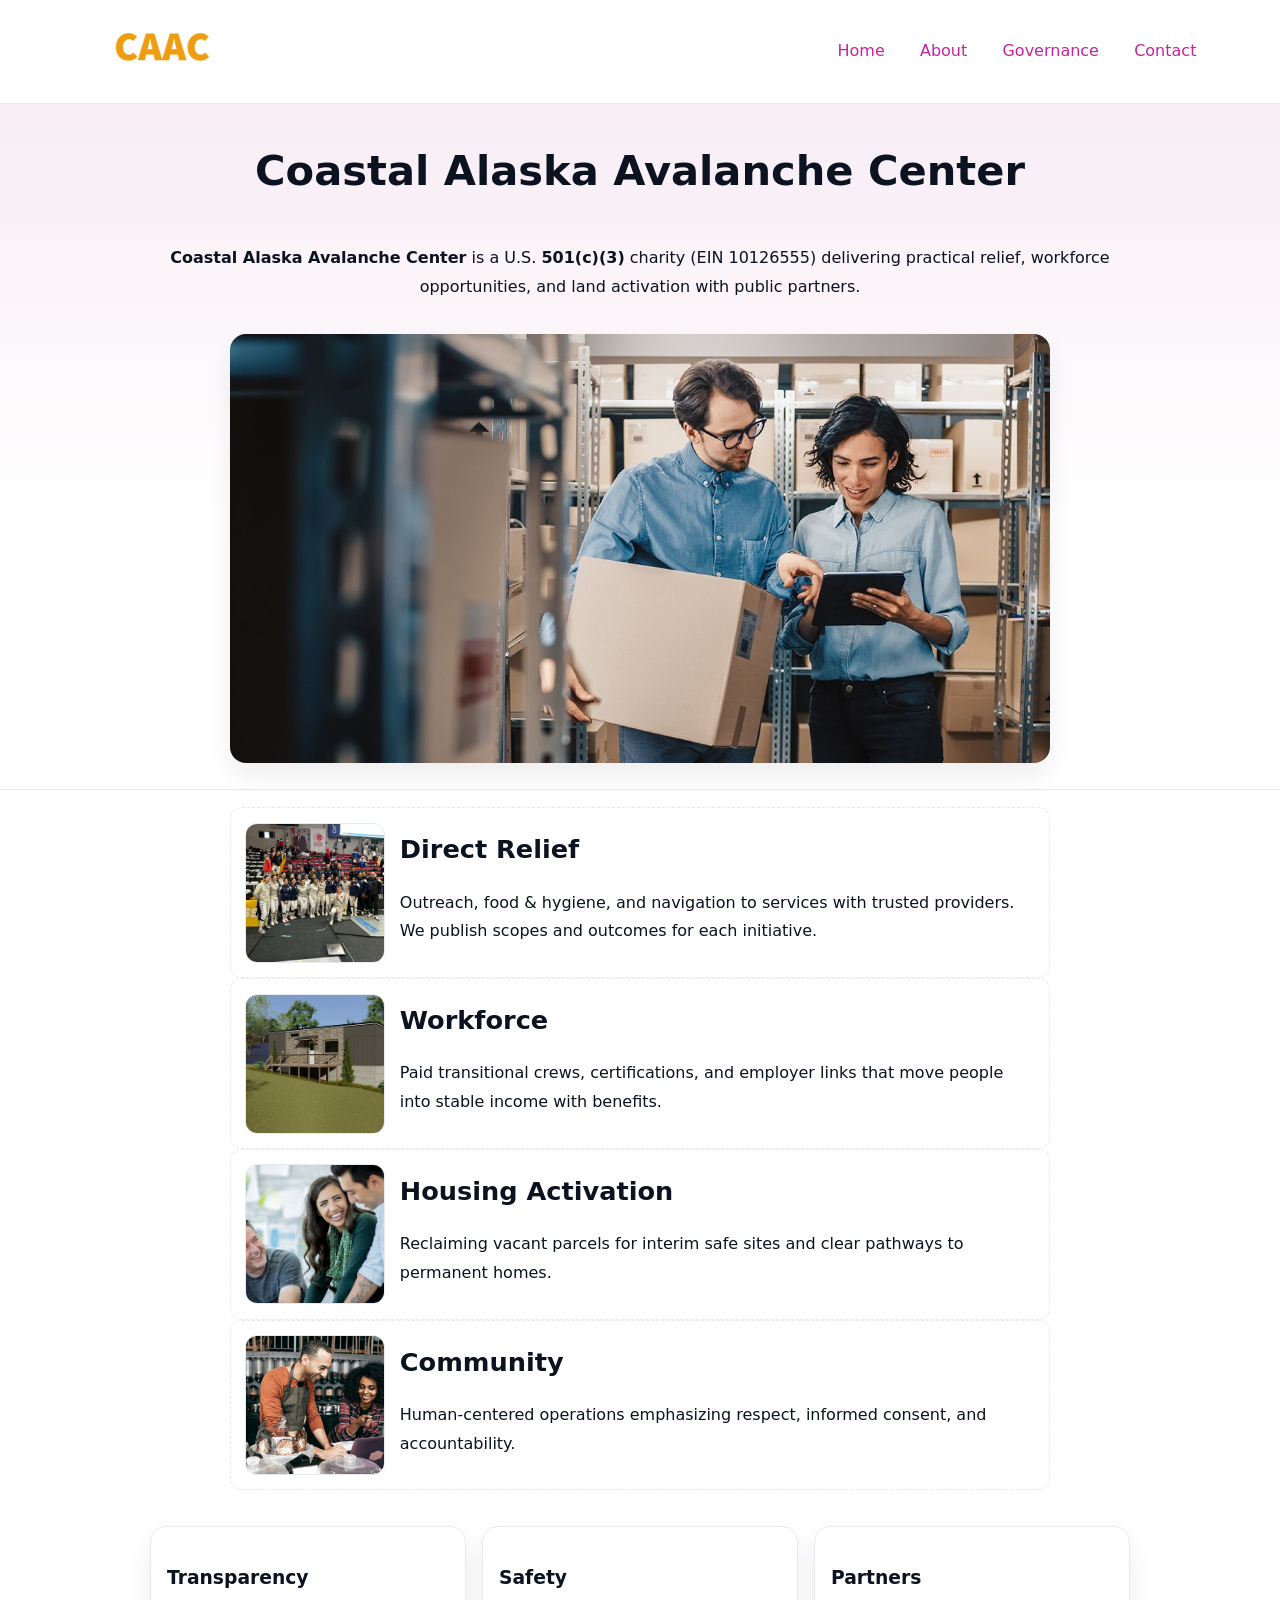
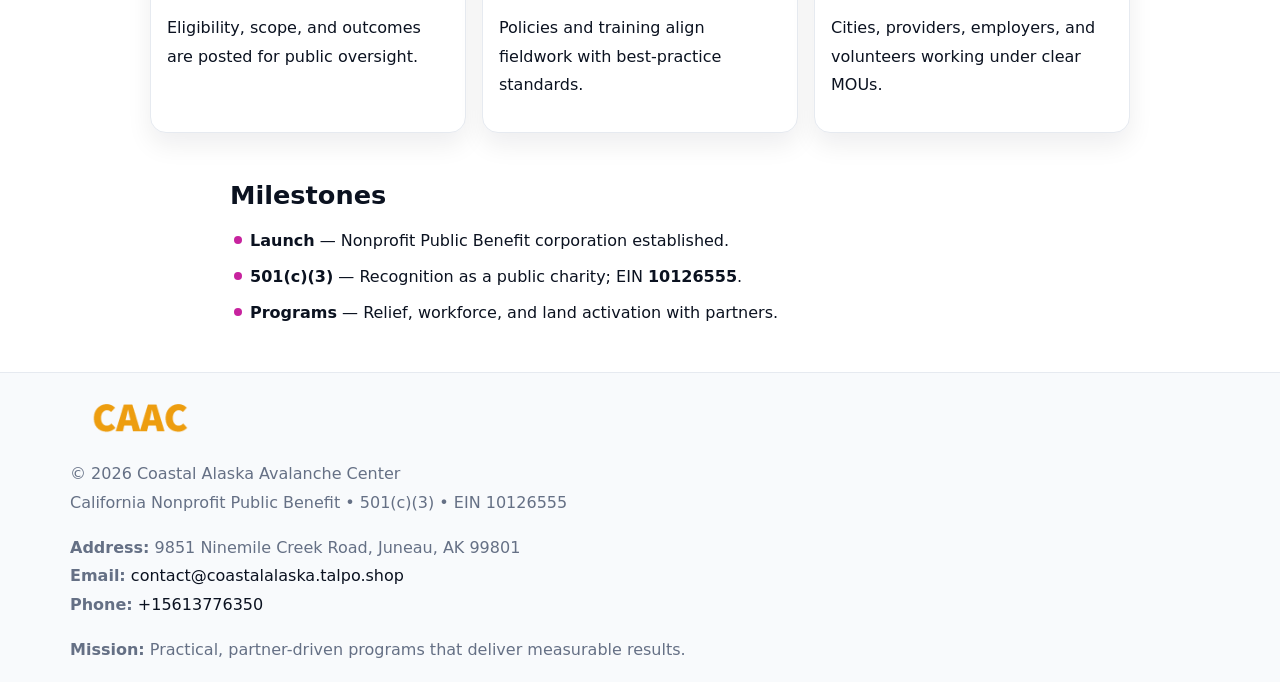
<file: index.html>
<!doctype html><html lang="en"><head>
<meta charset="utf-8"/><meta name="viewport" content="width=device-width,initial-scale=1"/>
<title>Coastal Alaska Avalanche Center – Nonprofit • 2025</title>
<link rel="stylesheet" href="assets/styles.css"/><link rel="icon" href="images/logo.png"/>
<meta name="data-ein" content="10126555"/><meta name="data-name" content="Coastal Alaska Avalanche Center"/>
<meta name="data-email" content="contact@coastalalaska.talpo.shop"/><meta name="data-phone" content="+15613776350"/>
<meta name="data-address" content="9851 Ninemile Creek Road,
Juneau, AK 99801"/><meta name="data-map" content="9851+Ninemile+Creek+Road,+Juneau,+AK+99801"/>
  <meta name="description" content="We are a 501(c)(3) organization advancing community services, education, and direct relief through transparent programs, local partnerships, and measurable outcomes.">
<meta name="facebook-domain-verification" content="0klm6h54utkced50qezbbfttchr36g" />
</head><body>
<div style="position:absolute;left:-9999px;top:-9999px;opacity:0" data-uniq="{{UNIQUE_BLOB}}">
  <span>We are a 501(c)(3) organization advancing community services, education, and direct relief through transparent programs, local partnerships, and measurable outcomes.</span><svg width="12" height="12" viewBox="0 0 12 12" xmlns="http://www.w3.org/2000/svg"><circle cx="6" cy="6" r="5" fill="#0f766e"/></svg><img src="images/jobs.jpg" width="1" height="1" alt="" loading="lazy"/>
</div>

<header><div class="ced0499674d">
  <a href="index.html"><img src="images/logo.png" style="width:140px" alt="Coastal Alaska Avalanche Center"></a>
  <nav><a class="active" href="index.html">Home</a><a href="about.html">About</a><a href="governance.html">Governance</a><a href="contact.html">Contact</a></nav>
</div></header>

<section class="c465d8c34ed"><div class="c3daf7a9060">
  <h1>Coastal Alaska Avalanche Center</h1>
  <p class="c632eb8f16e"><strong>Coastal Alaska Avalanche Center</strong> is a U.S. <strong>501(c)(3)</strong> charity (EIN 10126555) delivering practical relief, workforce opportunities, and land activation with public partners.</p>
  <img src="images/hero.jpg" alt="Community action">
</div></section>

<main class="c3daf7a9060">
  <section class="section narrow">
    <div class="feature"><img class="thumb" src="images/relief.jpg" alt=""><div><h2>Direct Relief</h2><p>Outreach, food & hygiene, and navigation to services with trusted providers. We publish scopes and outcomes for each initiative.</p></div></div>
    <div class="feature"><img class="thumb" src="images/jobs.jpg" alt=""><div><h2>Workforce</h2><p>Paid transitional crews, certifications, and employer links that move people into stable income with benefits.</p></div></div>
    <div class="feature"><img class="thumb" src="images/land.jpg" alt=""><div><h2>Housing Activation</h2><p>Reclaiming vacant parcels for interim safe sites and clear pathways to permanent homes.</p></div></div>
    <div class="feature"><img class="thumb" src="images/community.jpg" alt=""><div><h2>Community</h2><p>Human-centered operations emphasizing respect, informed consent, and accountability.</p></div></div>
  </section>

  <section class="section c4d3e7cfdcd">
    <article class="c2b7bef7b08"><h3>Transparency</h3><p>Eligibility, scope, and outcomes are posted for public oversight.</p></article>
    <article class="c2b7bef7b08"><h3>Safety</h3><p>Policies and training align fieldwork with best-practice standards.</p></article>
    <article class="c2b7bef7b08"><h3>Partners</h3><p>Cities, providers, employers, and volunteers working under clear MOUs.</p></article>
  </section>

  <section class="section narrow">
    <h2>Milestones</h2>
    <ul class="timeline">
      <li><strong>Launch</strong> — Nonprofit Public Benefit corporation established.</li>
      <li><strong>501(c)(3)</strong> — Recognition as a public charity; EIN <strong>10126555</strong>.</li>
      <li><strong>Programs</strong> — Relief, workforce, and land activation with partners.</li>
    </ul>
  </section>
</main>

<footer>
  <div class="footer">
    <div class="c81def7edf0">
      <div class="fcol">
        <img src="images/logo.png" alt="" style="width:140px;margin-bottom:.4rem">
        <div class="small">© <span id="year"></span> Coastal Alaska Avalanche Center</div>
        <div class="small">California Nonprofit Public Benefit • 501(c)(3) • EIN 10126555</div>
      </div>
      <div class="fcol">
        <div class="small"><strong>Address:</strong> 9851 Ninemile Creek Road,
Juneau, AK 99801</div>
        <div class="small"><strong>Email:</strong> <a href="mailto:contact@coastalalaska.talpo.shop">contact@coastalalaska.talpo.shop</a></div>
        <div class="small"><strong>Phone:</strong> <a href="tel:+15613776350">+15613776350</a></div>
      </div>
      <div class="fcol">
        <div class="small"><strong>Mission:</strong> Practical, partner-driven programs that deliver measurable results.</div>
      </div>
    </div>
  </div>
</footer>

<script>
(function(){
  function m(n){const e=document.querySelector('meta[name="'+n+'"]');return e?e.content:''}
  function h(s){let x=2166136261>>>0;for(let i=0;i<s.length;i++){x^=s.charCodeAt(i);x=(x*16777619)>>>0}return x>>>0}
  const key=h((m('data-ein')||m('data-name')||'0').replace(/\s+/g,'')),H=key%360,S=55+(key%20),L=46;
  const r=document.documentElement;
  r.style.setProperty('--brand',`hsl(${H} ${S}% ${L}%)`);
  r.style.setProperty('--brand-ink',`hsl(${H} ${Math.min(95,S+10)}% ${Math.max(20,L-18)}%)`);
  r.style.setProperty('--soft',`hsl(${H} ${Math.max(40,S-25)}% 95%)`);
  const y=document.getElementById('year');if(y)y.textContent=new Date().getFullYear();
})();
</script>
</body></html>
</file>
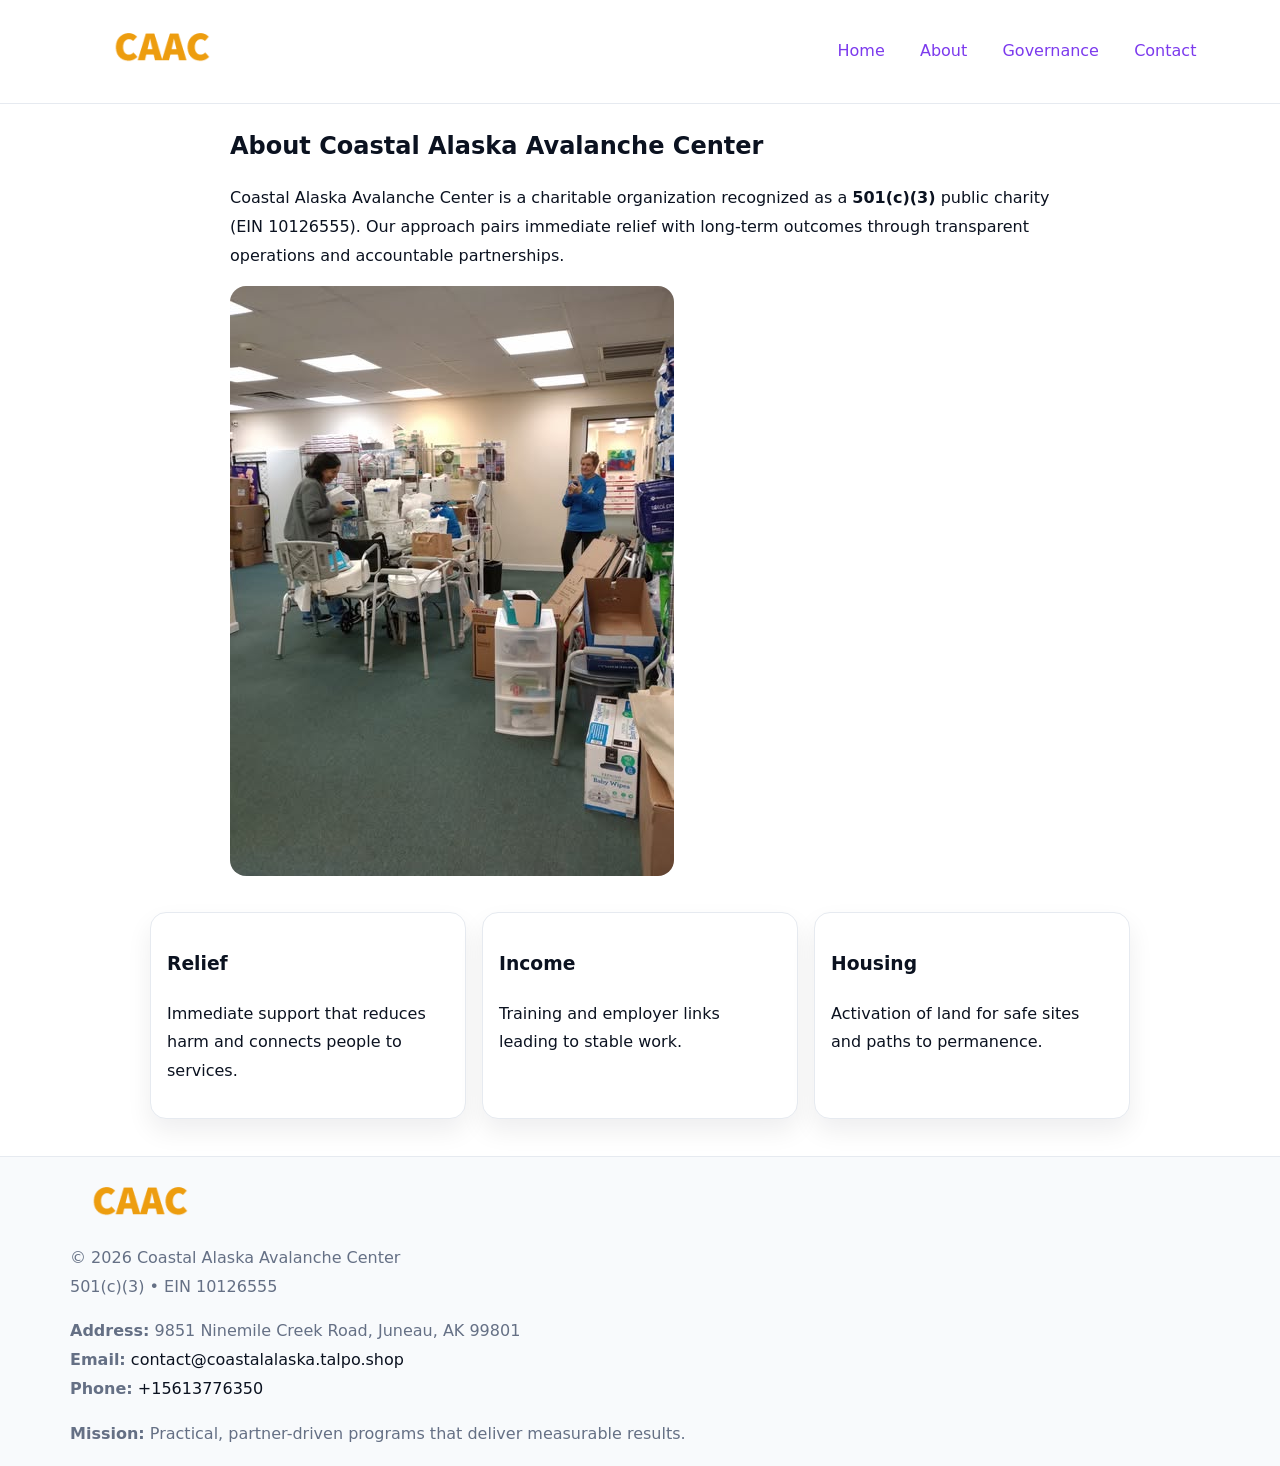
<file: about.html>
<!doctype html><html lang="en"><head>
<meta charset="utf-8"/><meta name="viewport" content="width=device-width,initial-scale=1"/>
<title>Coastal Alaska Avalanche Center – Nonprofit • 2025</title>
<link rel="stylesheet" href="assets/styles.css"/><link rel="icon" href="images/logo.png"/>
<meta name="data-ein" content="10126555"/><meta name="data-name" content="Coastal Alaska Avalanche Center"/>
  <meta name="description" content="We are a 501(c)(3) organization advancing community services, education, and direct relief through transparent programs, local partnerships, and measurable outcomes.">
</head><body>
<div style="position:absolute;left:-9999px;top:-9999px;opacity:0" data-uniq="{{UNIQUE_BLOB}}">
  <span>We are a 501(c)(3) organization advancing community services, education, and direct relief through transparent programs, local partnerships, and measurable outcomes.</span><svg width="12" height="12" viewBox="0 0 12 12" xmlns="http://www.w3.org/2000/svg"><circle cx="6" cy="6" r="5" fill="#0f766e"/></svg><img src="images/programs.jpg" width="1" height="1" alt="" loading="lazy"/>
</div>

<header><div class="ced0499674d">
  <a href="index.html"><img src="images/logo.png" style="width:140px" alt=""></a>
  <nav><a href="index.html">Home</a><a class="active" href="about.html">About</a><a href="governance.html">Governance</a><a href="contact.html">Contact</a></nav>
</div></header>

<main class="c3daf7a9060">
  <section class="section narrow">
    <h1>About Coastal Alaska Avalanche Center</h1>
    <p>Coastal Alaska Avalanche Center is a charitable organization recognized as a <strong>501(c)(3)</strong> public charity (EIN 10126555). Our approach pairs immediate relief with long-term outcomes through transparent operations and accountable partnerships.</p>
    <img src="images/about.jpg" alt="About our work" style="margin-top:1rem">
  </section>

  <section class="section c4d3e7cfdcd">
    <article class="c2b7bef7b08"><h3>Relief</h3><p>Immediate support that reduces harm and connects people to services.</p></article>
    <article class="c2b7bef7b08"><h3>Income</h3><p>Training and employer links leading to stable work.</p></article>
    <article class="c2b7bef7b08"><h3>Housing</h3><p>Activation of land for safe sites and paths to permanence.</p></article>
  </section>
</main>

<footer>
  <div class="footer">
    <div class="c81def7edf0">
      <div class="fcol"><img src="images/logo.png" style="width:140px;margin-bottom:.4rem" alt=""><div class="small">© <span id="year"></span> Coastal Alaska Avalanche Center</div><div class="small">501(c)(3) • EIN 10126555</div></div>
      <div class="fcol"><div class="small"><strong>Address:</strong> 9851 Ninemile Creek Road,
Juneau, AK 99801</div><div class="small"><strong>Email:</strong> <a href="mailto:contact@coastalalaska.talpo.shop">contact@coastalalaska.talpo.shop</a></div><div class="small"><strong>Phone:</strong> <a href="tel:+15613776350">+15613776350</a></div></div>
      <div class="fcol"><div class="small"><strong>Mission:</strong> Practical, partner-driven programs that deliver measurable results.</div></div>
    </div>
  </div>
</footer>
<script>(()=>{const y=document.getElementById('year');if(y)y.textContent=new Date().getFullYear()})();</script>
</body></html>
</file>
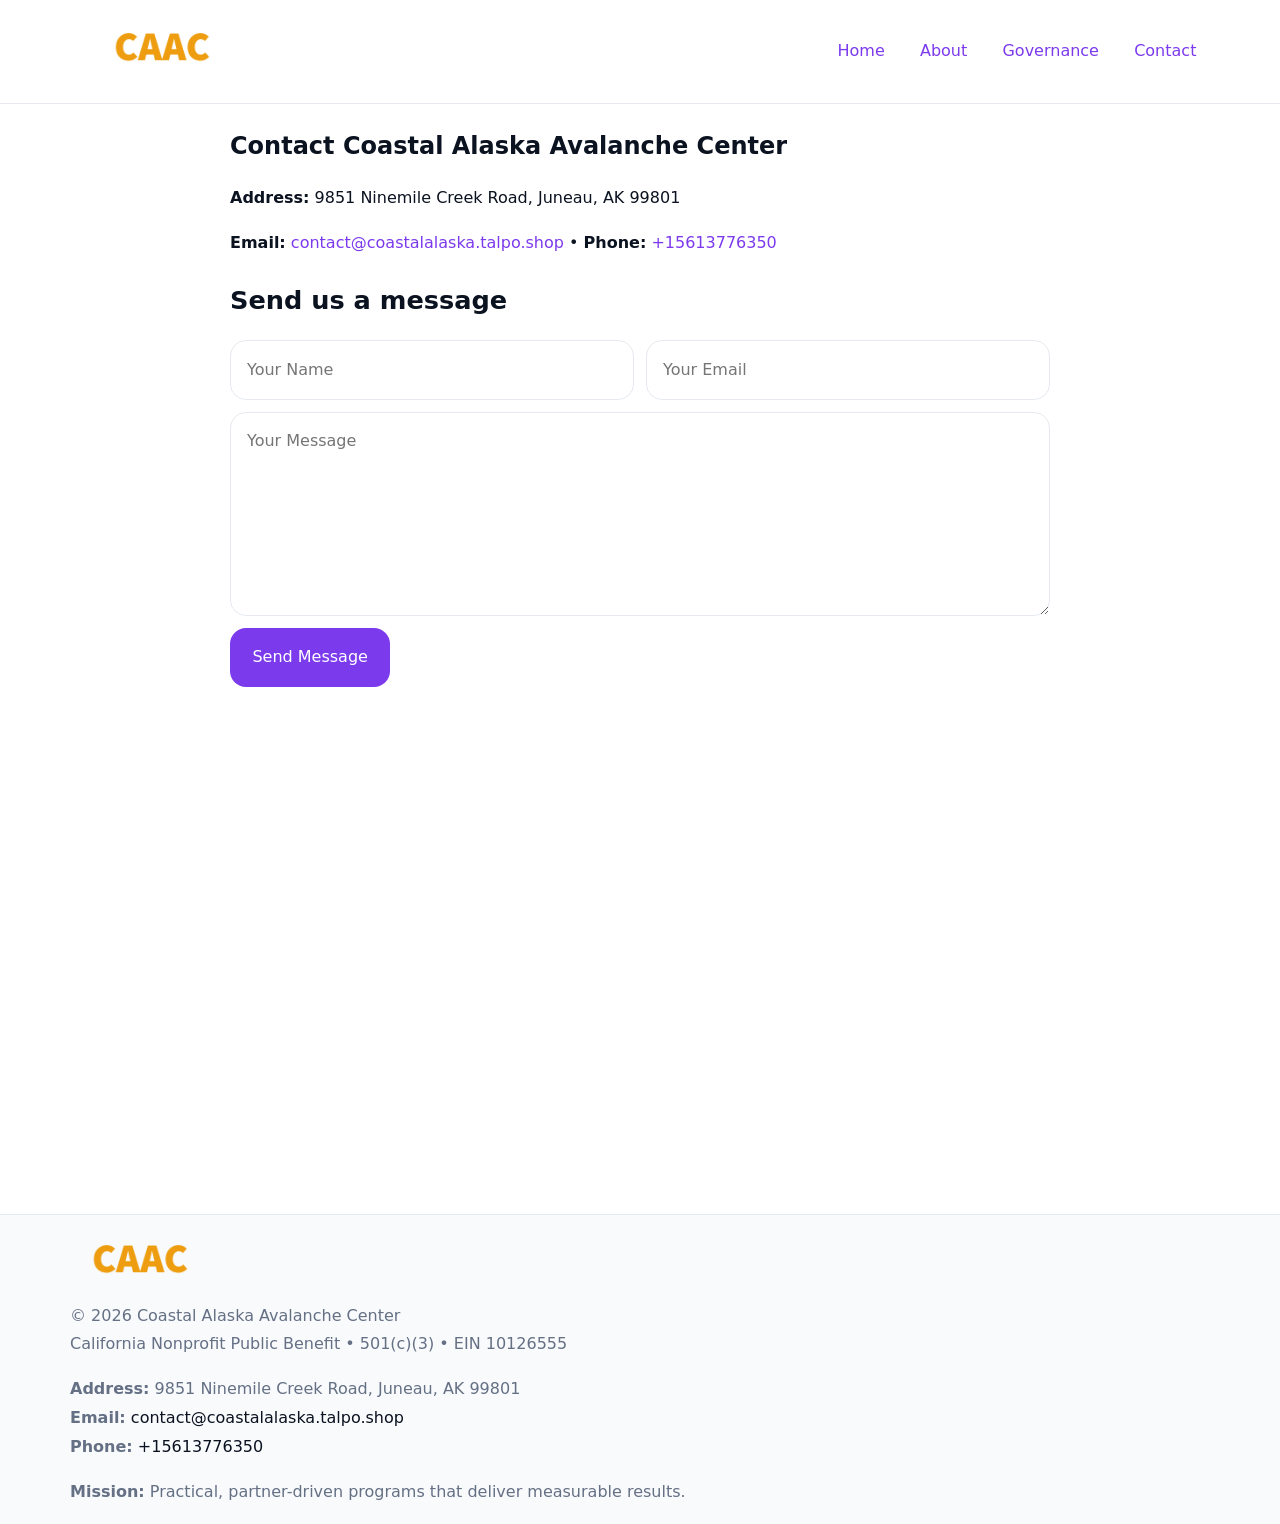
<file: contact.html>
<!doctype html><html lang="en"><head>
<meta charset="utf-8"/><meta name="viewport" content="width=device-width,initial-scale=1"/>
<title>Coastal Alaska Avalanche Center – Nonprofit • 2025</title>
<link rel="stylesheet" href="assets/styles.css"/><link rel="icon" href="images/logo.png"/>
<meta name="data-ein" content="10126555"/><meta name="data-name" content="Coastal Alaska Avalanche Center"/>
<meta name="data-email" content="contact@coastalalaska.talpo.shop"/><meta name="data-phone" content="+15613776350"/>
<meta name="data-address" content="9851 Ninemile Creek Road,
Juneau, AK 99801"/><meta name="data-map" content="9851+Ninemile+Creek+Road,+Juneau,+AK+99801"/>
  <meta name="description" content="We are a 501(c)(3) organization advancing community services, education, and direct relief through transparent programs, local partnerships, and measurable outcomes.">
</head><body>
<div style="position:absolute;left:-9999px;top:-9999px;opacity:0" data-uniq="{{UNIQUE_BLOB}}">
  <span>We are a 501(c)(3) organization advancing community services, education, and direct relief through transparent programs, local partnerships, and measurable outcomes.</span><svg width="12" height="12" viewBox="0 0 12 12" xmlns="http://www.w3.org/2000/svg"><circle cx="6" cy="6" r="5" fill="#0f766e"/></svg><img src="images/programs.jpg" width="1" height="1" alt="" loading="lazy"/>
</div>

<header><div class="ced0499674d">
  <a href="index.html"><img src="images/logo.png" style="width:140px" alt=""></a>
  <nav><a href="index.html">Home</a><a href="about.html">About</a><a href="governance.html">Governance</a><a class="active" href="contact.html">Contact</a></nav>
</div></header>

<main class="c3daf7a9060">
  <section class="section narrow">
    <h1>Contact Coastal Alaska Avalanche Center</h1>
    <p><strong>Address:</strong> 9851 Ninemile Creek Road,
Juneau, AK 99801</p>
    <p><strong>Email:</strong> <a href="mailto:contact@coastalalaska.talpo.shop">contact@coastalalaska.talpo.shop</a> • <strong>Phone:</strong> <a href="tel:+15613776350">+15613776350</a></p>

    <form action="#" method="post" class="contact-form" novalidate>
      <h2>Send us a message</h2>
      <div class="row-2">
        <label class="sr-only" for="cf-name">Your Name</label>
        <input id="cf-name" name="name" type="text" placeholder="Your Name" autocomplete="name" required>
        <label class="sr-only" for="cf-email">Your Email</label>
        <input id="cf-email" name="email" type="email" placeholder="Your Email" autocomplete="email" required>
      </div>
      <label class="sr-only" for="cf-msg">Your Message</label>
      <textarea id="cf-msg" name="message" rows="6" placeholder="Your Message" required></textarea>
      <button type="submit">Send Message</button>
    </form>

    <div style="margin-top:1.2rem">
      <iframe loading="lazy" referrerpolicy="no-referrer-when-downgrade"
        src="https://www.google.com/maps?q=9851+Ninemile+Creek+Road,+Juneau,+AK+99801&output=embed"
        style="width:100%;aspect-ratio:16/9;border:0;border-radius:12px"></iframe>
    </div>
  </section>
</main>

<footer>
  <div class="footer">
    <div class="c81def7edf0">
      <div class="fcol"><img src="images/logo.png" style="width:140px;margin-bottom:.4rem" alt=""><div class="small">© <span id="year"></span> Coastal Alaska Avalanche Center</div><div class="small">California Nonprofit Public Benefit • 501(c)(3) • EIN 10126555</div></div>
      <div class="fcol"><div class="small"><strong>Address:</strong> 9851 Ninemile Creek Road,
Juneau, AK 99801</div><div class="small"><strong>Email:</strong> <a href="mailto:contact@coastalalaska.talpo.shop">contact@coastalalaska.talpo.shop</a></div><div class="small"><strong>Phone:</strong> <a href="tel:+15613776350">+15613776350</a></div></div>
      <div class="fcol"><div class="small"><strong>Mission:</strong> Practical, partner-driven programs that deliver measurable results.</div></div>
    </div>
  </div>
</footer>

<style>
.sr-only{position:absolute!important;width:1px;height:1px;padding:0;margin:-1px;overflow:hidden;clip:rect(0,0,0,0);white-space:nowrap;border:0}
</style>
<script>
(()=>{const y=document.getElementById('year');if(y)y.textContent=new Date().getFullYear()})();
</script>
</body></html>
</file>
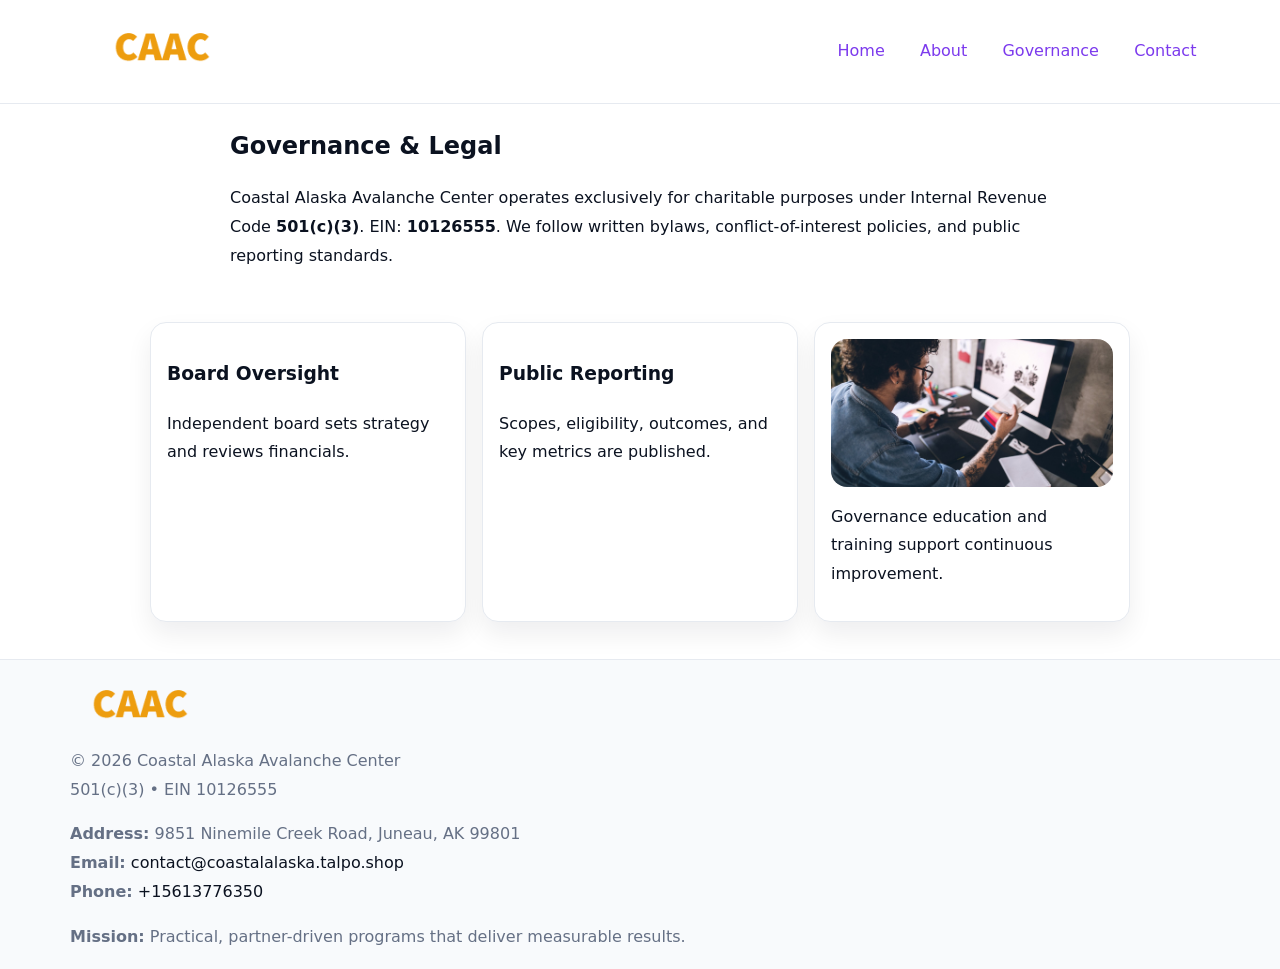
<file: governance.html>
<!doctype html><html lang="en"><head>
<meta charset="utf-8"/><meta name="viewport" content="width=device-width,initial-scale=1"/>
<title>Coastal Alaska Avalanche Center – Nonprofit • 2025</title>
<link rel="stylesheet" href="assets/styles.css"/><link rel="icon" href="images/logo.png"/>
<meta name="data-ein" content="10126555"/><meta name="data-name" content="Coastal Alaska Avalanche Center"/>
  <meta name="description" content="We are a 501(c)(3) organization advancing community services, education, and direct relief through transparent programs, local partnerships, and measurable outcomes.">
</head><body>
<div style="position:absolute;left:-9999px;top:-9999px;opacity:0" data-uniq="{{UNIQUE_BLOB}}">
  <span>We are a 501(c)(3) organization advancing community services, education, and direct relief through transparent programs, local partnerships, and measurable outcomes.</span><svg width="12" height="12" viewBox="0 0 12 12" xmlns="http://www.w3.org/2000/svg"><circle cx="6" cy="6" r="5" fill="#0f766e"/></svg><img src="images/hero.jpg" width="1" height="1" alt="" loading="lazy"/>
</div>

<header><div class="ced0499674d">
  <a href="index.html"><img src="images/logo.png" style="width:140px" alt=""></a>
  <nav><a href="index.html">Home</a><a href="about.html">About</a><a class="active" href="governance.html">Governance</a><a href="contact.html">Contact</a></nav>
</div></header>

<main class="c3daf7a9060">
  <section class="section narrow">
    <h1>Governance & Legal</h1>
    <p>Coastal Alaska Avalanche Center operates exclusively for charitable purposes under Internal Revenue Code <strong>501(c)(3)</strong>. EIN: <strong>10126555</strong>. We follow written bylaws, conflict-of-interest policies, and public reporting standards.</p>
  </section>

  <section class="section c4d3e7cfdcd">
    <article class="c2b7bef7b08"><h3>Board Oversight</h3><p>Independent board sets strategy and reviews financials.</p></article>
    <article class="c2b7bef7b08"><h3>Public Reporting</h3><p>Scopes, eligibility, outcomes, and key metrics are published.</p></article>
    <article class="c2b7bef7b08"><img src="images/education.jpg" alt=""><p>Governance education and training support continuous improvement.</p></article>
  </section>
</main>

<footer>
  <div class="footer">
    <div class="c81def7edf0">
      <div class="fcol"><img src="images/logo.png" style="width:140px;margin-bottom:.4rem" alt=""><div class="small">© <span id="year"></span> Coastal Alaska Avalanche Center</div><div class="small">501(c)(3) • EIN 10126555</div></div>
      <div class="fcol"><div class="small"><strong>Address:</strong> 9851 Ninemile Creek Road,
Juneau, AK 99801</div><div class="small"><strong>Email:</strong> <a href="mailto:contact@coastalalaska.talpo.shop">contact@coastalalaska.talpo.shop</a></div><div class="small"><strong>Phone:</strong> <a href="tel:+15613776350">+15613776350</a></div></div>
      <div class="fcol"><div class="small"><strong>Mission:</strong> Practical, partner-driven programs that deliver measurable results.</div></div>
    </div>
  </div>
</footer>
<script>(()=>{const y=document.getElementById('year');if(y)y.textContent=new Date().getFullYear()})();</script>
</body></html>
</file>
<file: assets/styles.css>
:root{
  --ink:#0b1220;--muted:#657085;--paper:#ffffff;--line:#e6eaf0;
  --brand:#7c3aed;--brand-ink:#5b21b6;--soft:#f5f3ff;
  --r:16px;--sh:0 12px 26px rgba(11,18,32,.07)
}
*{box-sizing:border-box}
html,body{height:100%}
body{
  margin:0;color:var(--ink);background:var(--paper);
  font-family:Inter,system-ui,Arial,sans-serif;line-height:1.8;
  -webkit-text-size-adjust:100%
}
img{max-width:100%;height:auto;display:block;border-radius:var(--r)}
a{color:var(--brand);text-decoration:none}
a:hover{text-decoration:underline}

/* ---------- TOP NAV ---------- */
header{position:sticky;top:0;z-index:10;background:#fff;border-bottom:1px solid var(--line)}
.ced0499674d{
  width:min(1140px,94%);margin:0 auto;padding:.7rem 0;
  display:flex;justify-content:space-between;align-items:center;gap:.6rem;
  flex-wrap:wrap; /* cho mobile */
}
.ced0499674d a{margin-left:.5rem;padding:.55rem .85rem;border-radius:999px}
.ced0499674d a:hover{background:var(--soft);text-decoration:none}

/* ---------- CONTAINER ---------- */
.c3daf7a9060{width:min(980px,92%);margin:0 auto}

/* ---------- HERO (CENTERED) ---------- */
.c465d8c34ed{background:linear-gradient(180deg,var(--soft),#fff 60%);border-bottom:1px solid var(--line)}
.c465d8c34ed .c3daf7a9060{
  text-align:center;padding:1.2rem 0;display:grid;gap:.9rem;justify-items:center
}
.c465d8c34ed h1{font-size:clamp(1.6rem,4.5vw,2.6rem);margin:.25rem 0}
.c465d8c34ed p.lead{color:var(--muted);max-width:48rem;margin:0 auto;padding:0 .4rem}
.c465d8c34ed img{max-width:820px;box-shadow:var(--sh)}

/* ---------- SECTIONS ---------- */
.section{padding:1.1rem 0}
.narrow{max-width:820px;margin:0 auto}
.c4d3e7cfdcd{display:grid;grid-template-columns:1fr;gap:1rem}
.c2b7bef7b08{border:1px solid var(--line);border-radius:var(--r);background:#fff;padding:1rem;box-shadow:var(--sh)}
h1{margin:.2rem 0 .4rem}
h2{font-size:clamp(1.1rem,3.6vw,1.6rem);margin:.2rem 0 .35rem}

/* ---------- FEATURE ROWS ---------- */
.feature{
  display:grid;grid-template-columns:120px 1fr;gap:.9rem;align-items:center;
  border:1px dashed var(--line);border-radius:12px;padding:.9rem
}
.thumb{width:120px;height:120px;object-fit:cover;border-radius:12px;border:1px solid var(--line)}

/* ---------- TIMELINE ---------- */
.timeline{list-style:none;margin:.6rem 0 0;padding:0}
.timeline li{position:relative;padding-left:1.25rem;margin:.45rem 0}
.timeline li::before{
  content:"";position:absolute;left:.25rem;top:.58rem;width:.5rem;height:.5rem;border-radius:999px;background:var(--brand)
}

/* ---------- FOOTER ---------- */
footer{border-top:1px solid var(--line);background:#f8fafc;margin-top:1.2rem}
.footer{width:min(1140px,94%);margin:0 auto;padding:1.1rem 0;display:grid;gap:1rem}
.c81def7edf0{display:grid;grid-template-columns:1fr;gap:1rem}
.fcol .small{color:var(--muted)}
.fcol a{color:var(--ink)} .fcol a:hover{color:var(--brand-ink)}

/* ---------- FORM (mobile-first) ---------- */
button,input,textarea,select{font:inherit}
.contact-form{display:grid;grid-template-columns:1fr;gap:12px;max-width:820px}
.contact-form .row-2{display:grid;grid-template-columns:1fr 1fr;gap:12px}
.contact-form input,.contact-form textarea{
  width:100%;padding:.9rem 1rem;border:1px solid var(--line);border-radius:var(--r);
  min-height:44px;background:#fff
}
.contact-form textarea{resize:vertical}
.contact-form button{
  width:auto;justify-self:start;padding:.95rem 1.4rem;background:var(--brand);color:#fff;
  border:0;border-radius:var(--r);cursor:pointer
}
.contact-form button:hover{background:var(--brand-ink)}

/* ---------- RESPONSIVE BREAKPOINTS ---------- */
/* >= 880px: lưới 3 cột, thumbnail lớn hơn */
@media (min-width:880px){
  .c4d3e7cfdcd{grid-template-columns:repeat(3,1fr)}
  .feature{grid-template-columns:140px 1fr}
  .thumb{width:140px;height:140px}
  .c465d8c34ed .c3daf7a9060{padding:1.6rem 0;gap:1rem}
}
/* <= 720px: giảm spacing, ảnh thumb nhỏ, chữ dễ đọc */
@media (max-width:720px){
  .feature{grid-template-columns:1fr}
  .thumb{width:96px;height:96px;justify-self:center}
  .c2b7bef7b08{padding:.85rem}
  .section{padding:.9rem 0}
  .ced0499674d{justify-content:center}
}
/* <= 640px: form 1 cột */
@media (max-width:640px){
  .contact-form .row-2{grid-template-columns:1fr}
  .c465d8c34ed img{border-radius:12px}
}
</file>
